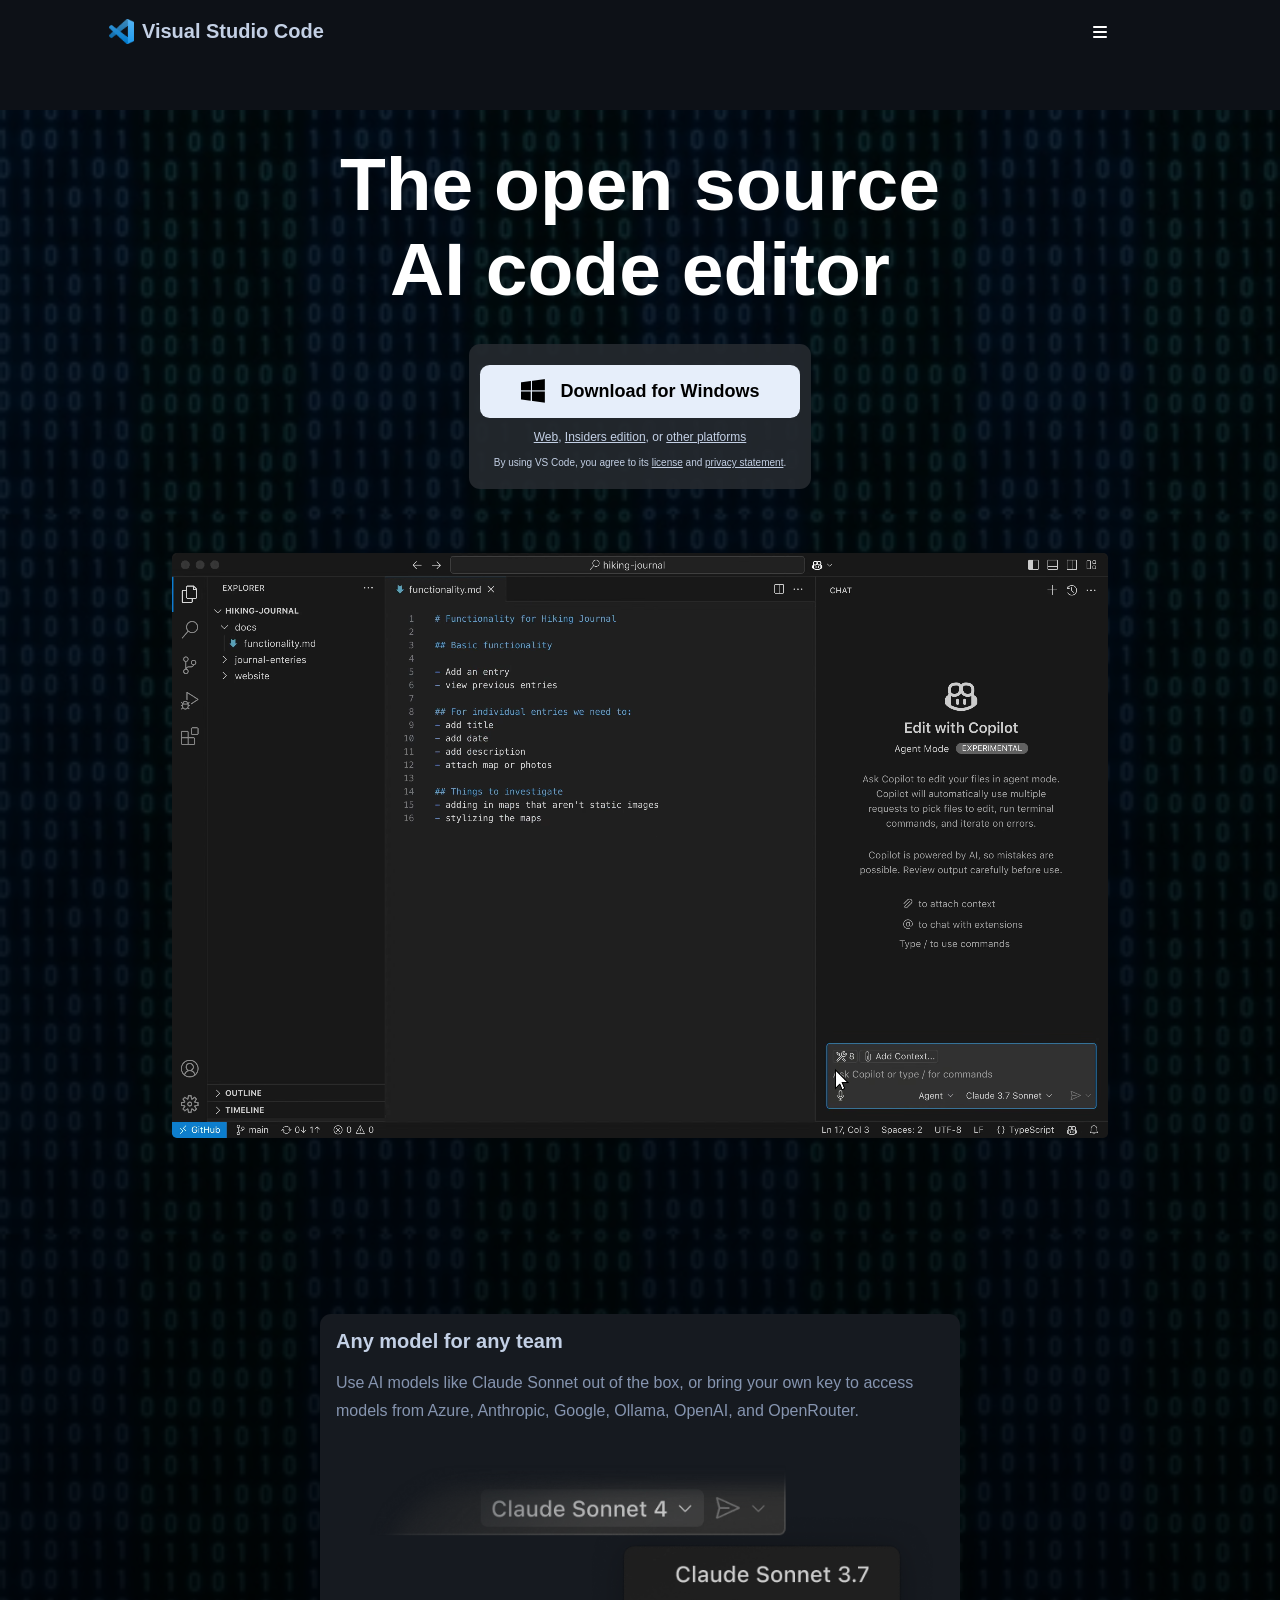
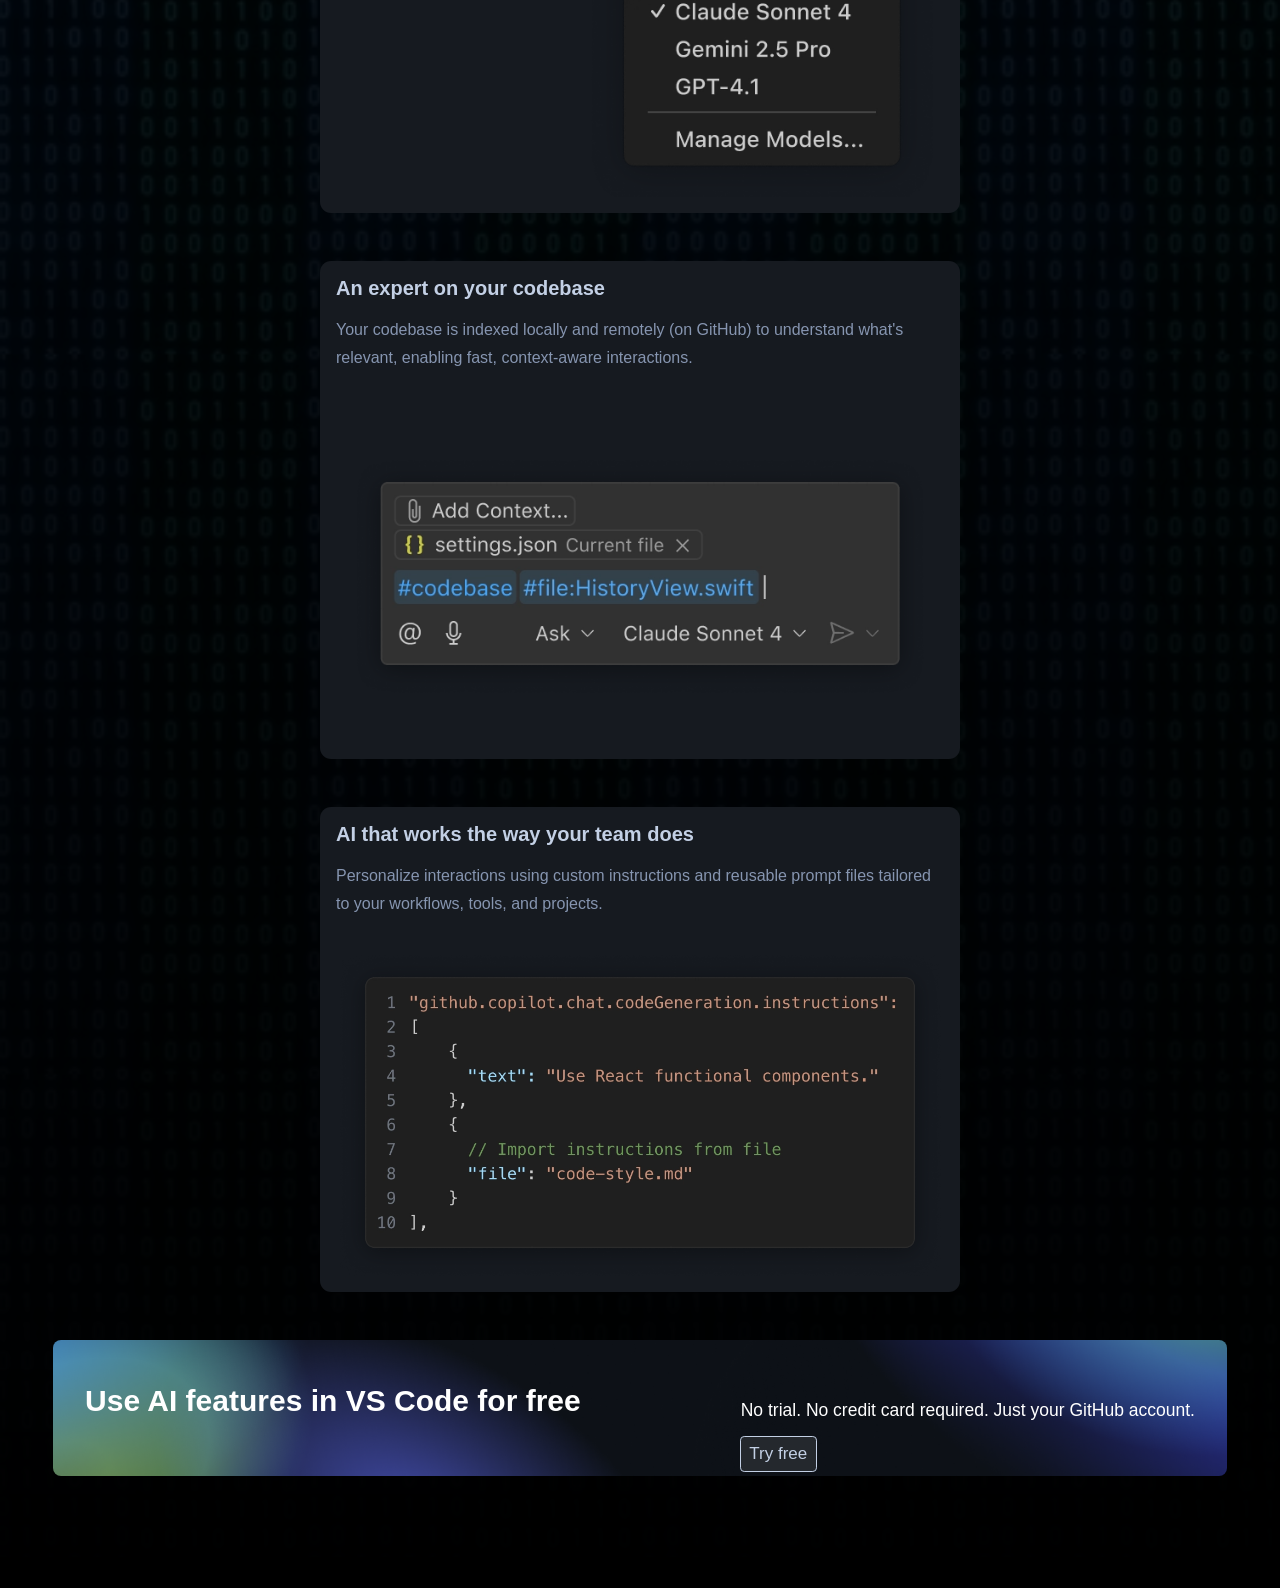
<file: Assignment-1(vs code landing page)/index.html>
<!DOCTYPE html>
<html lang="en">
<head>
    <meta charset="UTF-8">
    <meta name="viewport" content="width=device-width, initial-scale=1.0">
    <title>Vs Code Landing Page</title>
    <link rel="stylesheet" href="https://cdnjs.cloudflare.com/ajax/libs/font-awesome/6.7.2/css/all.min.css">
    <link rel="stylesheet" href="style.css">
</head>
<body>
    <div id="main">
        <nav class="navigation-bar">
            <div class="left">
                <div class="logo-box">
                    <img src="vscode.png" alt="main-log" id="logo">
                    <span class="main-head">Visual Studio Code</span>
                </div>
                <div class="navigation-links">
                    <ul class="nav-list">
                        <li><a href="/" class="nav-links">Docs</a></li>
                        <li><a href="/" class="nav-links">Updates</a></li>
                        <li><a href="/" class="nav-links">Blog</a></li>
                        <li><a href="/" class="nav-links">API</a></li>
                        <li><a href="/" class="nav-links">Extensions</a></li>
                        <li><a href="/" class="nav-links">FAQ</a></li>
                        <li><a href="/" class="nav-links">Github Copilot</a></li>
                        <li><a href="/" class="nav-links">MCP</a></li>
                    </ul>
            
                </div>
            </div>
            <div class="right">
                <i class="fa-regular fa-sun"></i>
                <input type="text" name="" id="search-box" placeholder="&#x1F50E Search Docs">
                <button class="nav-btn" id="downloadbtn">Download</button>
            </div>
            <div class="ham-btn">
                    <i class="fa-solid fa-bars showbtn-img"></i>
            </div>
        </nav>

        <!-- main starts here -->
        <main class="m-section">
            <div class="blank"></div>

            <h1 class="mainsec-head">The open source <br>AI code editor</h1>
            
            <div class="download">
                <div class="down-section">
                    <i class="fa-brands fa-windows"></i>
                    <h3 class="down-text">Download for Windows</h3>
                </div>
                <p class="links"> <a href="/">Web</a>, <a href="/">Insiders edition</a>, or <a href="/">other platforms</a> </p>
                <p class="links-2">By using VS Code, you agree to its <a href="/">license</a> and <a href="/">privacy statement</a>.</p>
            </div>

            <video autoplay muted loop id="video-box">
                <source src="hero-dark-lg.webm" type="video/webm" id="main-video">
            </video>

            <div class="info-section">
                <div class="info-box" id="box-1">
                    <h3 class="info-h">Any model for any team</h3>
                    <p class="info-p">Use AI models like Claude Sonnet out of the box, or bring your own key to access models from Azure, Anthropic, Google, Ollama, OpenAI, and OpenRouter.</p>
                    <img src="infobox-1.webp" alt="image" class="info-img">
                </div>
                <div class="info-box" id="box-2">
                    <h3 class="info-h">An expert on your codebase</h3>
                    <p class="info-p">Your codebase is indexed locally and remotely (on GitHub) to understand what's relevant, enabling fast, context-aware interactions.</p>
                    <img src="infobox-2.webp" alt="image" class="info-img">
                </div>
                <div class="info-box" id="box-3">
                    <h3 class="info-h">AI that works the way your team does</h3>
                    <p class="info-p">Personalize interactions using custom instructions and reusable prompt files tailored to your workflows, tools, and projects.</p>
                    <img src="infobox-3.webp" alt="image" class="info-img">
                </div>
            </div>

            <div class="cop">
                <h2 class="m-h">Use AI features in VS Code for free</h2>
                <div class="cop-div">
                    <h3 class="m-h-c-div">No trial. No credit card required. Just your GitHub account.</h3>
                    <button id="try">Try free</button>
                </div>
            </div>
        </main>
    </div>
</body>
</html>
</file>
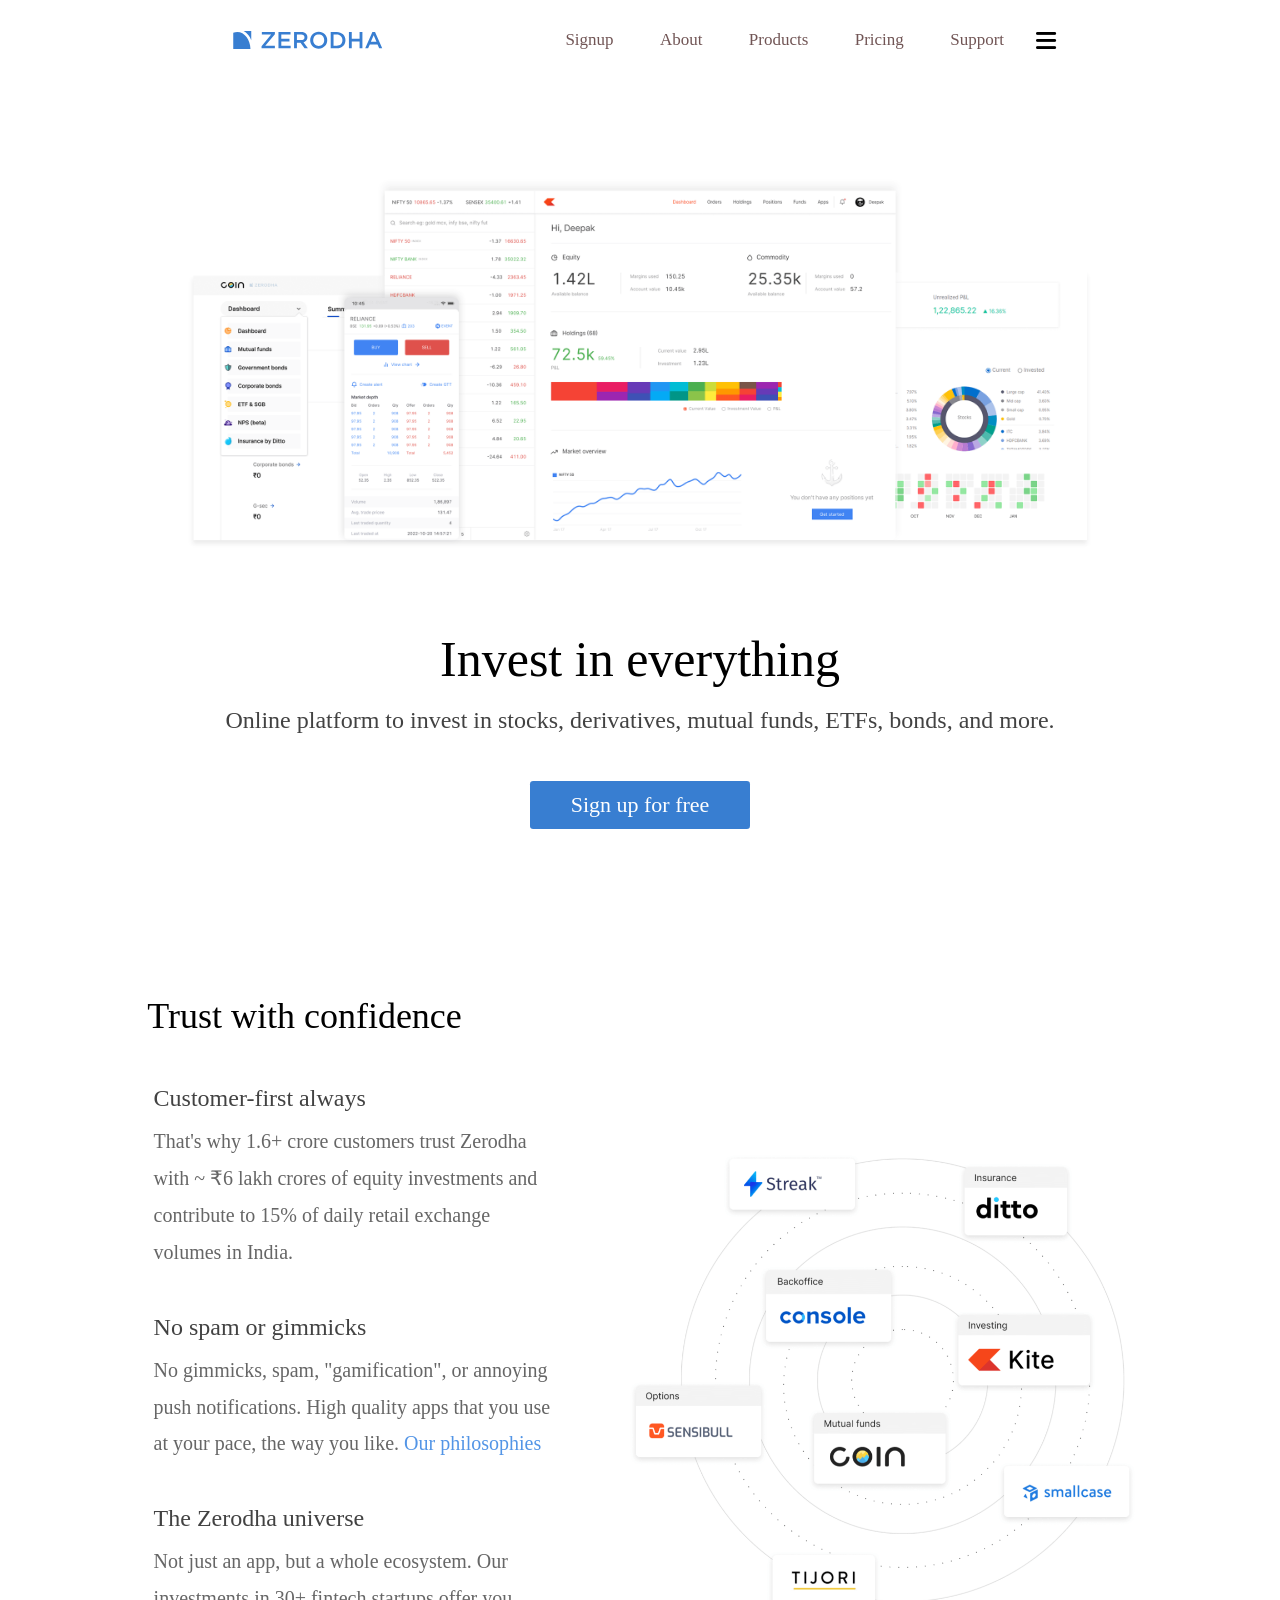
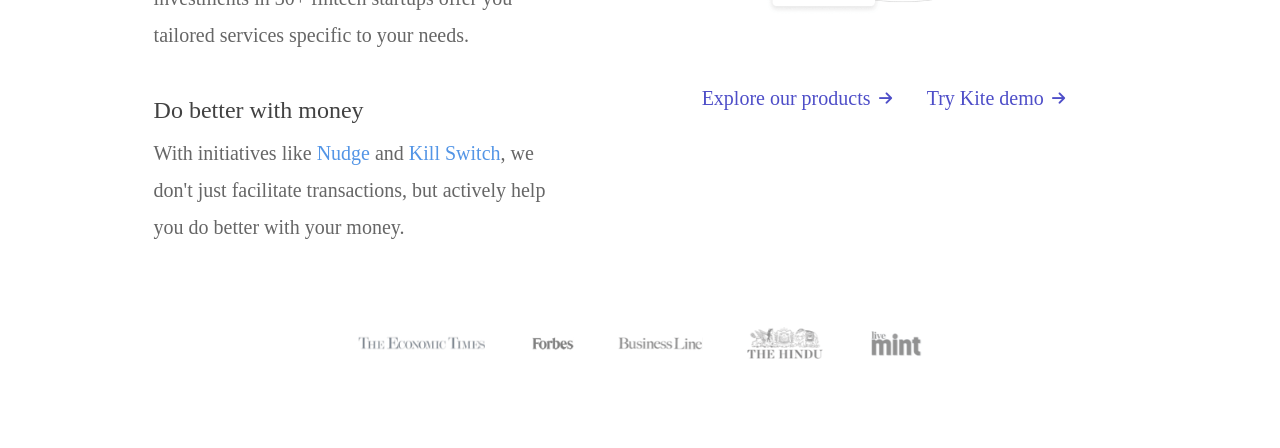
<file: Assignment-2(Zerodha landing page)/index.html>
<!DOCTYPE html>
<html lang="en">
<head>
    <meta charset="UTF-8">
    <meta name="viewport" content="width=device-width, initial-scale=1.0">
    <title>Zerodha</title>
    <link rel="stylesheet" href="https://cdnjs.cloudflare.com/ajax/libs/font-awesome/6.7.2/css/all.min.css">
    <link rel="stylesheet" href="style.css">
</head>
<body>
    <div class="wrapper">
        <nav class="navigation-bar">
            <a href="/" class="nav-logo"><img src="logo.svg" alt="logo" class="logo-svg"></a>

            <div class="nav-menu">
                <ul class="nav-list">
                    <li><a href="/" class="nav-links">Signup</a></li>
                    <li><a href="/" class="nav-links">About</a></li>
                    <li><a href="/" class="nav-links">Products</a></li>
                    <li><a href="/" class="nav-links">Pricing</a></li>
                    <li><a href="/" class="nav-links">Support</a></li>
                </ul>
                <div class="ham-btn">
                    <i class="fa-solid fa-bars showbtn-img"></i>
                </div>
            </div>
        </nav>

        <main class="main-section">
       <!-- hero section 1 -->
            <img src="landing.png" alt="main-hero-img" class="hero-img1">
            
            <div class="hero-content">
                <div class="headings">
                    <h2 class="m-head">Invest in everything</h2>
                    <h4 class="m-head-2">Online platform to invest in stocks, derivatives, mutual funds, ETFs, bonds, and more.</h4>
                </div>
                <button class="m-btn">Sign up for free</button>
            </div>

            <!-- hero section 2 -->
            <div class="hero-sec-2">
                <div class="hero-2-content">
                    <h2 class="m-head-hero2">Trust with confidence</h2>
                    <div class="features">
                        <div class="fl" id="f-1">
                            <h2 class="fl-head">Customer-first always</h2>
                            <p class="fl-p">That's why 1.6+ crore customers trust Zerodha with ~ ₹6 lakh crores of equity investments and contribute to 15% of daily retail exchange volumes in India. </p>
                        </div>
                        <div class="fl" id="f-2">
                            <h2 class="fl-head">No spam or gimmicks</h2>
                            <p class="fl-p">No gimmicks, spam, "gamification", or annoying push notifications. High quality apps that you use at your pace, the way you like. <a href="/">Our philosophies</a></p>
                        </div>
                        <div class="fl" id="f-3">
                            <h2 class="fl-head">The Zerodha universe</h2>
                            <p class="fl-p">Not just an app, but a whole ecosystem. Our investments in 30+ fintech startups offer you tailored services specific to your needs. </p>
                        </div>
                        <div class="fl" id="f-4">
                            <h2 class="fl-head">Do better with money</h2>
                            <p class="fl-p">With initiatives like <a href="/">Nudge</a> and <a href="/">Kill Switch</a>, we don't just facilitate transactions, but actively help you do better with your money. </p>
                        </div>
                    </div>
                </div>
                <div class="hero-2-image">
                    <img src="hero.png" alt="hero-2" class="hero-2-img">
                    <div class="img-links">
                        <a href="/" class="img-l">Explore our products <i class="fa-solid fa-arrow-right"></i></a>
                        <a href="/" class="img-l">Try Kite demo <i class="fa-solid fa-arrow-right"></i></a>
                    </div>
                </div>
            </div>

            <!-- newspapers -->
            <div class="news">
                <img src="ecot.png" alt="news" class="news-img">
            </div>
        </main>
    </div>
</body>
</html>
</file>
<file: Assignment-1(vs code landing page)/style.css>
*{
    margin:0%;
    padding:0%;
    box-sizing:border-box;
    
    list-style-type:none;
    font-family: 'Segoe UI', Tahoma, Geneva, Verdana, sans-serif;
}

html,body{
 height:100%;
 width:100%;
 background-color: var(--bgcolor);
}

:root{
    --bgcolor : #0D1117;
    --textcolor1:#C3D0E5;
    --navlinks:#a0a2a5;
    --headingcolor:#C3D0E5;
    --btncolor:rgb(86, 86, 234);
}
#main{
    position: relative;
}
.navigation-bar{
    /* border: 2px solid white; */
    position: fixed;
    height: auto;
    width: 100%;
    display: flex;
    flex-direction: row;
    justify-content: space-between;
    align-items: center;
    padding: 0.4rem 5.8rem;
    /* box-shadow: 0px 0px 1px 0px var(--headingcolor); */
    background-color: var(--bgcolor);
    filter: drop-shadow(0px 0px 0.4px #C3D0E5);
   
}
.left{
    /* border: 1px solid white; */
    display: flex;
    flex-direction: row;
    justify-content: center;
    align-items: center;
    padding: 0.4rem 0.4rem;
    gap: 0.5rem;
}
.logo-box{
    /* border: 1px solid white; */
    display: flex;
    justify-content: center;
    align-items: center;
    padding: 0.4rem 0.6rem;
    gap: 0.5rem;
    width: auto;
}
.navigation-links{
    /* border: 1px solid white; */
    display: flex;
    justify-content: center;
    align-items: center;
    padding: 0.4rem 0.4rem;
}
#logo{
    height: 25px;
}
.main-head{
    color:var(--textcolor1);
    font-size: 20px;
    font-weight: 600;
}
/* main navlinks */
.nav-list{
    /* border: 1px solid white; */
    display:flex;
    justify-content: center;
    align-items: center;
    padding: 0.4rem 0.4rem;
    gap: 1.5rem;
    list-style: none;
}
.nav-links{
    color: var(--navlinks);
    text-decoration: none;
    transition: all 0.1s ease-in;
}
.nav-links:hover{
    color: var(--headingcolor);
}

.right{
    /* border: 1px solid white; */
    display: flex;
    flex-direction: row;
    justify-content: center;
    align-items: center;
    padding: 0.7rem 1rem;
    gap: 0.7rem;
}
.right i{
    font-size: 1.1rem;
    color:var(--navlinks);
    transition: all 0.2s ease-in;
    padding: 0.4rem 0.4rem;
}
.right i:hover{
    border-radius: 0.3rem;
    background-color: #a0a2a53a;
}
#search-box{
    color: white;
    font-size: 15px;
    width: 200px;
    height: 32px;
    background-color: transparent;
    border: 1px solid var(--navlinks);
    padding: 1rem 0.8rem;
    border-radius: 0.2rem;
}
#search-box::placeholder{
    color: var(--navlinks);
    font-size: 16px;
}
.nav-btn{
    width: 105px;
    height: 33px;
    font-size: 17px;
    background-color: var(--btncolor);
    color: white;
    border-radius: 0.2rem;
    border: none;
    font-weight: 600;
}
.nav-btn:hover{
    background-color:rgb(71, 71, 214);
}


/* main starts here */
.m-section{
    background-image: 
    linear-gradient(rgba(0, 0, 0, 0.8), rgba(0, 0, 0, 5)),
    url('bg.webp');       
    background-size:contain;
    background-position: center;
    /* border: 1px solid gold; */
    width: 100%;
    height: calc(100% - 75px);
    background-color: var(--bgcolor);
    display: flex;
    flex-direction: column;
    justify-content: center;
    align-items: center;
    color: white;
    padding: 1rem 1rem;
    gap: 2rem;
}
.mainsec-head{
    /* margin-top: 2rem; */
    font-size: 75px;
    text-align: center;
    line-height: 85px;
}
.blank{
    width: 100vw;
    height: 110px;
    background-color: var(--bgcolor);
    margin-top: -1rem;
}
.download{
    /* border: 1px solid white; */
    display: flex;
    flex-direction: column;
    justify-content: center;
    align-items: center;
    padding:  0.7rem;
    height: 145px;
    /* width: 27%; */
    background-color: #25292fe7;
    /* background:transparent; */
    border-radius: 0.7rem;
    gap: 0.8rem;
    margin-bottom: 2rem;
}
.down-section{
    cursor: pointer;
    /* border: 1px solid gray; */
    padding: 0.8rem 2.5rem;
    width: 320px;
    display: flex;
    justify-content: center;
    align-items: center;
    gap:1rem;
    border-radius: 0.6rem;
    background-color:#E6EEFA;
    color: black;
    transition: all 0.2s ease;
}
.down-section:hover{
   box-shadow: 0px 0px 0px 4px var(--bgcolor), 0px 0px 2px 6px white
}

.down-section i{
    font-size: 27px;
}
.down-text{
    font-size: 18px;
    font-weight: 600;
}
.links{
    font-size: 12px;
    color: var(--textcolor1);
}
.links-2{
    font-size:10px;
    color: var(--textcolor1);
}
.download a{
    color: var(--textcolor1);
}
#video-box{
    /* border: 1px solid green; */
    width: 75%;
    height: auto;
    margin-bottom: 8rem;
    border-radius: 0.3rem;
}

/* info section */
.info-section{
    width: 100%;  
    display: flex;
    justify-content: center;
    align-items: center;
    /* border: 2px solid red; */
    padding: 1rem 8rem;
    gap: 3rem;
}
.info-img{
    height: 200px;
}
.info-box{
    /* border: 1px solid blueviolet; */
    width:100%;
    height: 430px;
    padding: 1rem 1rem;
    display: flex;
    flex-direction: column;
    gap: 1rem;
    background-color: #161A20;
    border-radius: 0.7rem;
    /* justify-content: center; */
    /* align-items: center */
}
.info-h{
    color: var(--headingcolor);
    text-align: left;
    font-size: 20px;
}
.info-p{
    margin-bottom: 1rem;
    line-height: 28px;
    text-align: left;
    font-size: 16px;
    color: #8695B0;
    /* padding: 0.3rem 1.2rem; */
}

.cop{
    background-image: url('copilot-free-banner-bg-dark.webp');
    background-size: cover;
    background-position: center;
    width: 86%;
    height: 175px;
    padding: 0.3rem 2rem;
    display: flex;
    gap: 10rem;
    border-radius: 0.5rem;
    margin-bottom: 6rem;
}
.m-h{
    margin-top: 2.5rem;
    font-size: 30px;
    font-weight: 600;
}
.cop-div{
    margin-top: 3.5rem;
    display: flex;
    flex-direction: column;
    gap: 1rem;
}
.m-h-c-div{
    font-size: 17.5px;
    font-weight: 400;
}
#try{
    color: var(--textcolor1);
    background-color: #24282d;
    width: 75px;
    height: 34px;
    padding: 0.2rem 0.2rem;
    font-size: 17px;
    border-radius: 0.2rem;
    border: none;
    outline: 1px solid var(--textcolor1);
}
#try:hover{
    background-color: #333940;
}

.ham-btn{
    display: none;
}

/*  adding media queries */
@media screen and (max-width:1391px) {
    .right{
        display: none;
    }
    .nav-list{
        display: none;
    }
    .ham-btn{
        display: flex;
        justify-content: center;
        align-items: center;
        margin-right: 5rem;
    }
    .showbtn-img{
        color: white;
    }
}
@media screen and (max-width:1290px){
    .info-section{
        flex-direction: column;
        width: 70vw;
    }
    .info-box{
        height: auto;
    }
    .info-img{
        width: auto;
        height: auto;
    }
    .cop{
        height: auto;
        width: auto;
    }
    .cop-div{
        height: auto;
        width: auto;
    }
} 
@media screen and (max-width:531px){
    .info-h{
        font-size: 4vw;
    }
    .info-p{
        font-size: 3vw;
    }
    .info-box{
        width: 200px;
    }
    .cop{
        flex-direction: column;
        gap:1rem;
    }
    .cop-div{
        margin-top: 0rem;
    }
} 
@media screen and (max-width:539px){
    .navigation-bar{
        padding-left:0rem;
        padding-right: 0rem;
    }
    .main-head{
        font-size: 4vw;
    }
} 
@media screen and (max-width:350px){
    .download{
        width: auto;
    }
    .down-section{
        width: auto;
    }
    .down-text{
        font-size: 4vw;
    }
    .down-section i{
        font-size: 6vw;
    }
}
</file>
<file: Assignment-2(Zerodha landing page)/style.css>
*{
 margin:0%;
 padding:0%;
 box-sizing:border-box;
}

html,body{
 height:100%;
 width:100%;
}

:root{
    --navcolor:rgb(113, 85, 85);
    --navlink-aftercolor:#5395e6;
    --heroheadings:#424242;
    --button:#387ED1;
    --featurescolor:#424242;
}

.wrapper{
    background-color: white;
    width: 100%;
    position:relative;
}

.navigation-bar{
    background-color: #FFFFFF;
    /* border: 2px solid hotpink; */
    height: 80px;
    display: flex;
    justify-content: space-between;
    align-items: center;
    padding: 0rem 13rem;
    position: fixed;
    width: 100%;
    filter: drop-shadow(0px 0px 0.4px black);
}
/* container of logo */
.nav-logo{
    display: flex;
    justify-content: center;
    align-items: center;
    /* border: 2px solid gray; */
    padding: 0.5rem 1.5rem;
}
.logo-svg{
    height: 20px;
}

.nav-menu{
    display: flex;
}
.nav-list{
    /* border: 2px solid green; */
    display: flex;
    justify-content: center;
    align-items: center;
    gap: 2.5rem;
    list-style: none;
    padding: 0.5rem 0.8rem;
}
.nav-links{
    padding: 0.2rem 0.2rem;
    /* border: 1px solid black; */
    text-decoration: none;
    font-size: 17px;
    color: var(--navcolor);
    transition: all 0.2s ease;
}
.nav-links:hover{
    color:var(--navlink-aftercolor);
}

.ham-btn {
    /* margin-left: -2rem;*/
    /* border: 1px solid black; */
    display: flex;
    justify-content: center;
    align-items: center;
    padding: 0.3rem 1rem;
}
.ham-btn i{
    font-size: 23px;
}

/* main section */
.main-section{
    height: calc(100% - 80px);
    display: flex;
    flex-direction: column;
    align-items: center;
    gap: 3rem;
}

.hero-img1{
    margin-top: 9.5rem;
    height: 46vh;
}
.hero-content{
    padding: 1rem 1rem;
    /* border: 1px solid black; */
    display: flex;
    flex-direction: column;
    justify-content: center;
    align-items: center;
    gap: 2.9rem;
}
.headings{
    display: flex;
    flex-direction: column;
    justify-content: center;
    flex-wrap: wrap;
    align-items: center;
    gap: 1.2rem;
}
.m-head{
    font-size: 50px;
    font-weight: 400;
    text-align: center;
}
.m-head-2{
    font-size: 24px;
    font-weight: 400;
    color: var(--heroheadings);
}
.m-btn{
    height: 48px;
    width: 220px;
    font-size: 22px;
    text-align: center;
    background-color: #387ED1;
    color: white;
    border: none;
    border-radius: 0.2rem;
    font-weight: 500;
    font-family: inter;

}
.m-btn:hover{
    background-color: black;
}

/* hero section 2 */
.hero-sec-2{
    margin-top: 5rem;
    /* border: 2px solid gray; */
    display: flex;
    width: 85%;
    justify-content: center;
    /* align-items: center; */
    padding: 1rem 1rem;
    gap: 4rem;
}
.hero-2-content{
    width: 40%;
    /* border: 2px solid greenyellow; */
    padding: 0.4rem 0.4rem;
    display: flex;
    flex-direction: column;
    gap: 2.6rem;
}
.features{
    /* border: 2px solid aqua; */
    display: flex;
    flex-direction: column;
    align-items: center;
    justify-content: center;
    padding:0.4rem 0.4rem;
    gap:2.7rem;
}
.fl{
    display: flex;
    flex-direction: column;
    flex-wrap: wrap;
    gap: 0.7rem;
}
.fl-head{
    font-size: 24px;
    color: var(--featurescolor);
    font-weight: 400;
}
.fl-p{
    font-size: 20px;
    color: #666666;
    font-weight: 400;
    line-height: 2.3rem;
    
}
.fl-p a{
    text-decoration: none;
    color:var(--navlink-aftercolor);
}
.fl-p a:hover{
    color:black;
}
.m-head-hero2{
    /* border: 2px solid green; */
    font-size: 36px;
    font-weight: 400;
}
.hero-2-image{
    display: flex;
    flex-direction: column;
    justify-content: center;
    align-items: center;
    gap:3rem;
}
.img-links{
    display: flex;
    gap: 2.2rem;
    /* border: 2px solid black; */
    padding: 0.4rem 1rem;
}
.img-l{
    display: flex;
    justify-content: center;
    align-items: center;
    gap:0.5rem;
    font-size: 20px;
    text-decoration: none;
    color: rgb(78, 78, 200);
}
.img-l:hover{
    color: black;
}
.fa-solid{
    font-size: 15px;
}

.hero-2-img{
    width: 40vw;
}

.news{
    /* border: 2px solid black; */
    padding: 0.3rem 1rem;
    margin-bottom: 5rem;
}
.news-img{
    width: 44vw;
}


/* adding media queries */

@media screen and (max-width:1200px){
    .news-img{
        width: 60vw;
    }
    .nav-list{
        display: none;
    }
    .navigation-bar{
        /* margin: 0; */
        justify-content: space-between;
        padding: 0 3rem;
    }
    
    .hero-sec-2{
        width: 100%;
        flex-direction: column;
        align-items: center;
    }
    .hero-2-content{
        padding: 0 3rem;
        width: 100%;
    }
    .hero-2-image{
        width: 100%;
    }
    .hero-2-img{
        width: 67%;
    }
    .m-head-2{
        text-align: center;
    }
    
}


@media screen and (max-width:800px) {
    .ham-btn{
        padding: 0 7rem;
    }
    .hero-img1{
        height: 46vw;
    }
}
@media screen and (max-width:390px) {
    .navigation-bar{
        justify-content: center;
        align-items: center;
        gap: 0;
        padding: 0 13rem;
    }
}
@media screen and (max-width:330px) {
    .navigation-bar{
        justify-content: center;
        align-items: center;
        gap:-17rem;
    }
}
</file>
